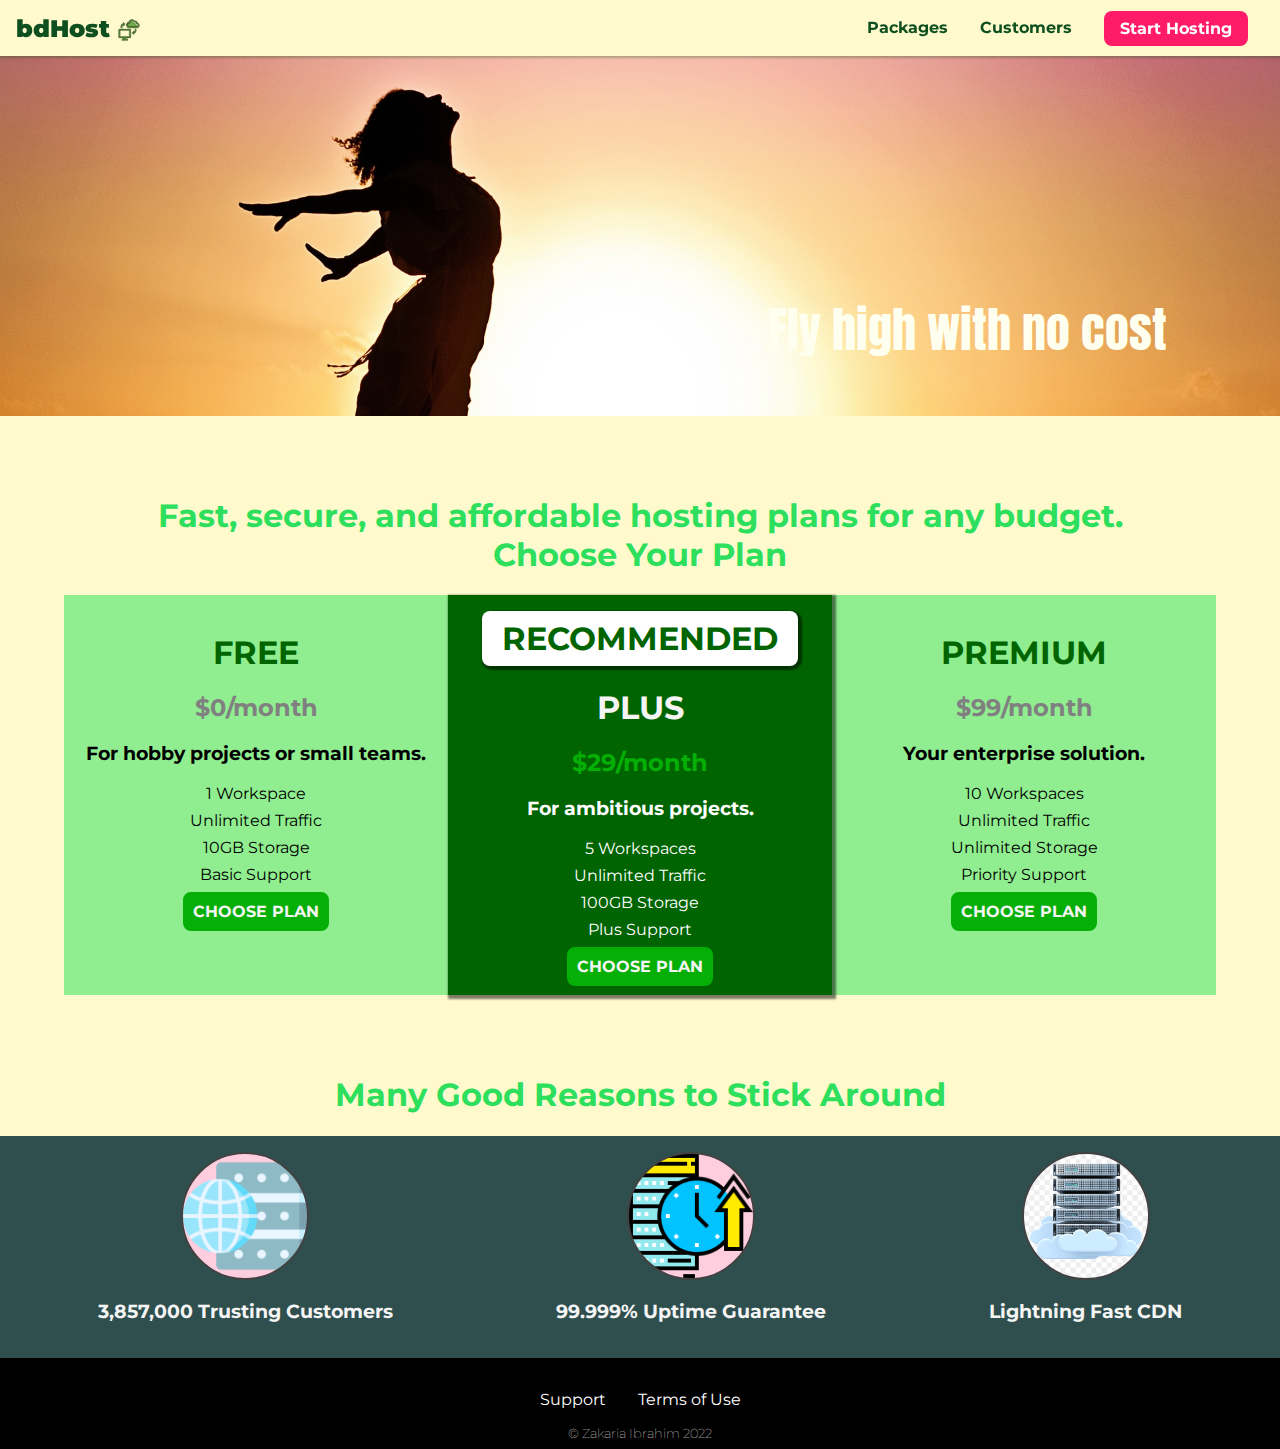
<file: index.html>
<!DOCTYPE html>
<html lang="en">
  <head>
    <meta charset="UTF-8" />
    <meta http-equiv="X-UA-Compatible" content="ie=edge" />
    <meta name="viewport" content="width=device-width, initial-scale=1.0">
    <title>bdHost</title>
    <link rel="shortcut icon" href="images/bdHost-icon.png" />
    <link
      href="https://fonts.googleapis.com/css?family=Anton"
      rel="stylesheet"
      />
    <link
      href="https://fonts.googleapis.com/css?family=Montserrat:400,700"
      rel="stylesheet"
      />

    <link rel="stylesheet" href="shared.css" />
    <link rel="stylesheet" href="main.css" />
  </head>

  <body>
    <div class="backdrop"></div>
    <div class="modal">
      <h1 class="modal__title">Do you want to continue?</h1>
      <div class="modal__actions">
        <a href="start-hosting/index.html" class="modal__action">Yes!</a>
        <button class="modal__action modal__action--negative" type="button">No!</button>
      </div>
    </div>
    <header class="main-header">
      <div>
        <button class="toggle-button">
          <span class="toggle-button__bar"></span>
          <span class="toggle-button__bar"></span>
          <span class="toggle-button__bar"></span>
        </button>
        <a href="index.html" class="main-header_brand">
          <strong>bdHost</strong>
          <img src="images/bdHost-icon.png" alt="bdHost-icon" />
        </a>
      </div>
      <nav class="main-nav">
        <ul class="main-nav__items">
          <li class="main-nav__item">
            <a href="packages/index.html">Packages</a>
          </li>
          <li class="main-nav__item">
            <a href="customers/index.html">Customers</a>
          </li>
          <li class="main-nav__item main-nav__item-cta">
            <a href="start-hosting/index.html">Start Hosting</a>
          </li>
        </ul>
      </nav>
    </header>

    <nav class="mobile-nav">
      <ul class="mobile-nav__items">
        <li class="mobile-nav__item">
          <a href="packages/index.html">Packages</a>
        </li>
        <li class="mobile-nav__item">
          <a href="customers/index.html">Customers</a>
        </li>
        <li class="mobile-nav__item mobile-nav__item--cta">
          <a href="start-hosting/index.html">Start Hosting</a>
        </li>
      </ul>
    </nav>

    <main>
      <section id="product-overview">
        <h1>Fly high with no cost</h1>
      </section>
      <section id="plans">
        <h1 class="section-title">
          Fast, secure, and affordable hosting plans for any budget.<br>Choose Your Plan
        </h1>
        <div class="plan_list">
          <article class="plan">
            <h1 class="plan_title">FREE</h1>
            <h2 class="plan_price">$0/month</h2>
            <h3>For hobby projects or small teams.</h3>
            <ul class="plan_features">
              <li class="plan_feature">1 Workspace</li>
              <li class="plan_feature">Unlimited Traffic</li>
              <li class="plan_feature">10GB Storage</li>
              <li class="plan_feature">Basic Support</li>
            </ul>
            <div>
              <button class="plan_button">CHOOSE PLAN</button>
            </div>
          </article>
          <article class="plan plan-highlighted">
            <h1 class="plan_annotation">RECOMMENDED</h1>
            <h1 class="plan_title">PLUS</h1>
            <h2 class="plan_price">$29/month</h2>
            <h3>For ambitious projects.</h3>
            <ul class="plan_features">
              <li class="plan_feature">5 Workspaces</li>
              <li class="plan_feature">Unlimited Traffic</li>
              <li class="plan_feature">100GB Storage</li>
              <li class="plan_feature">Plus Support</li>
            </ul>
            <div>
              <button class="plan_button">CHOOSE PLAN</button>
            </div>
          </article>
          <article class="plan">
            <h1 class="plan_title">PREMIUM</h1>
            <h2 class="plan_price">$99/month</h2>
            <h3>Your enterprise solution.</h3>
            <ul class="plan_features">
              <li class="plan_feature">10 Workspaces</li>
              <li class="plan_feature">Unlimited Traffic</li>
              <li class="plan_feature">Unlimited Storage</li>
              <li class="plan_feature">Priority Support</li>
            </ul>
            <div>
              <button class="plan_button">CHOOSE PLAN</button>
            </div>
          </article>
        </div>
      </section>
      <section id="key-features-section">
        <h1 class="section-title">Many Good Reasons to Stick Around</h1>
        <div id="key-features">
          <ul class="key-feature_list">
            <li class="key-feature">
              <div class="key-feature_image" id="key-feature-1"></div>
              <p class="key-feature_description">3,857,000 Trusting Customers</p>
            </li>
            <li class="key-feature">
              <div class="key-feature_image" id="key-feature-2"></div>
              <p class="key-feature_description">99.999% Uptime Guarantee</p>
            </li>
            <li class="key-feature">
              <div class="key-feature_image" id="key-feature-3"></div>
              <p class="key-feature_description">Lightning Fast CDN</p>
            </li>
          </ul>
        </div>
      </section>
    </main>
    <footer class="main-footer">
      <nav>
        <ul class="main-footer__links">
          <li class="main-footer__link">
            <a href="#">Support</a>
          </li>
          <li class="main-footer__link">
            <a href="#">Terms of Use</a>
          </li>
        </ul>
      </nav>
      <div class="copyright">
        <ul class="main-footer__links">
          <li class="main-footer__link">
            <a href="https://github.com/zakaria-akash" target="_blank">&copy;
              Zakaria Ibrahim 2022</a>
          </li>
        </ul>
      </div>
    </footer>
    <script src="./shared.js"></script>
  </body>
</html>
</file>
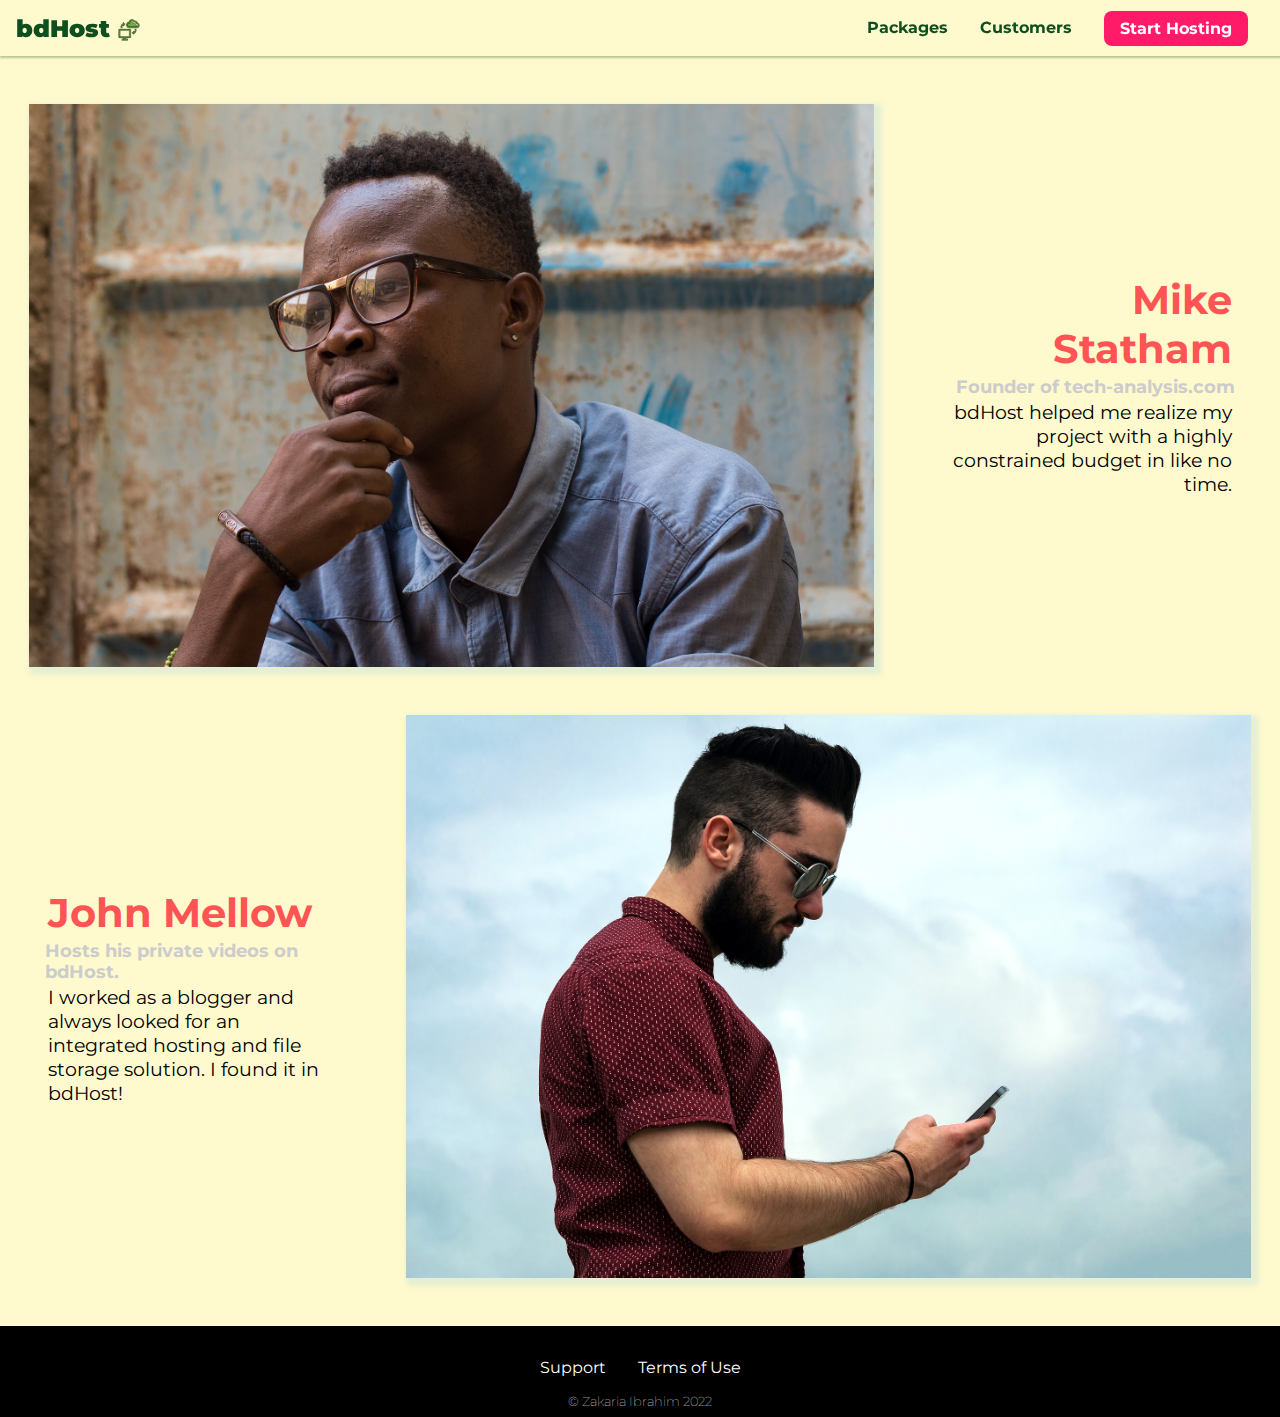
<file: customers/index.html>
<!DOCTYPE html>
<html lang="en">

    <head>
        <meta charset="UTF-8">
        <meta name="viewport" content="width=device-width, initial-scale=1.0">
        <meta http-equiv="X-UA-Compatible" content="ie=edge">
        <meta name="viewport" content="width=device-width, initial-scale=1.0">
        <title>bdHost Customers</title>
        <link rel="shortcut icon" href="../images/bdHost-icon.png">
        <link
            href="https://fonts.googleapis.com/css?family=Anton|Montserrat:400,700"
            rel="stylesheet">
        <link rel="stylesheet" href="../shared.css">
        <link rel="stylesheet" href="customers.css">
    </head>

    <body>
        <div class="backdrop"></div>
        <header class="main-header">
            <div>
                <button class="toggle-button">
                    <span class="toggle-button__bar"></span>
                    <span class="toggle-button__bar"></span>
                    <span class="toggle-button__bar"></span>
                </button>
                <a href="../index.html" class="main-header_brand">
                    <strong>bdHost</strong>
                    <img src="../images/bdHost-icon.png" alt="bdHost-icon" />
                </a>
            </div>
            <nav class="main-nav">
                <ul class="main-nav__items">
                    <li class="main-nav__item">
                        <a href="../packages/index.html">Packages</a>
                    </li>
                    <li class="main-nav__item">
                        <a href="index.html">Customers</a>
                    </li>
                    <li class="main-nav__item main-nav__item-cta">
                        <a href="../start-hosting/index.html">Start Hosting</a>
                    </li>
                </ul>
            </nav>
        </header>
        <nav class="mobile-nav">
            <ul class="mobile-nav__items">
                <li class="mobile-nav__item">
                    <a href="../packages/index.html">Packages</a>
                </li>
                <li class="mobile-nav__item">
                    <a href="index.html">Customers</a>
                </li>
                <li class="mobile-nav__item mobile-nav__item--cta">
                    <a href="../start-hosting/index.html">Start Hosting</a>
                </li>
            </ul>
        </nav>
        <main>
            <div>
                <div class="testimonial" id="customer-1">
                    <div class="testimonial__image-container">
                        <img src="../images/customer-1.jpg" alt="Mike Statham -
                            Customer" class="testimonial__image">
                    </div>
                    <div class="testimonial__info">
                        <h1 class="testimonial__name">Mike Statham</h1>
                        <h2 class="testimonial__subtitle">Founder of
                            <a href="tech-analysis.com">tech-analysis.com</a>
                        </h2>
                        <p class="testimonial__text">bdHost helped me realize my
                            project with a highly constrained budget in like no
                            time.</p>
                    </div>
                </div>
                <div class="testimonial" id="customer-2">

                    <div class="testimonial__info">
                        <h1 class="testimonial__name">John Mellow</h1>
                        <h2 class="testimonial__subtitle">Hosts his private
                            videos on bdHost.
                        </h2>
                        <p class="testimonial__text">I worked as a blogger and
                            always looked for an integrated hosting and file
                            storage solution. I found
                            it in bdHost!
                        </p>
                    </div>
                    <div class="testimonial__image-container">
                        <img src="../images/customer-2.jpg" alt="John Mellow -
                            Customer" class="testimonial__image">
                    </div>
                </div>
            </div>
        </main>
        <footer class="main-footer">
            <nav>
                <ul class="main-footer__links">
                    <li class="main-footer__link">
                        <a href="#">Support</a>
                    </li>
                    <li class="main-footer__link">
                        <a href="#">Terms of Use</a>
                    </li>
                </ul>
            </nav>
            <div class="copyright">
                <ul class="main-footer__links">
                    <li class="main-footer__link">
                        <a href="https://github.com/zakaria-akash"
                            target="_blank">&copy;
                            Zakaria Ibrahim 2022</a>
                    </li>
                </ul>
            </div>
        </footer>
        <script src="../shared.js"></script>
    </body>

</html>
</file>
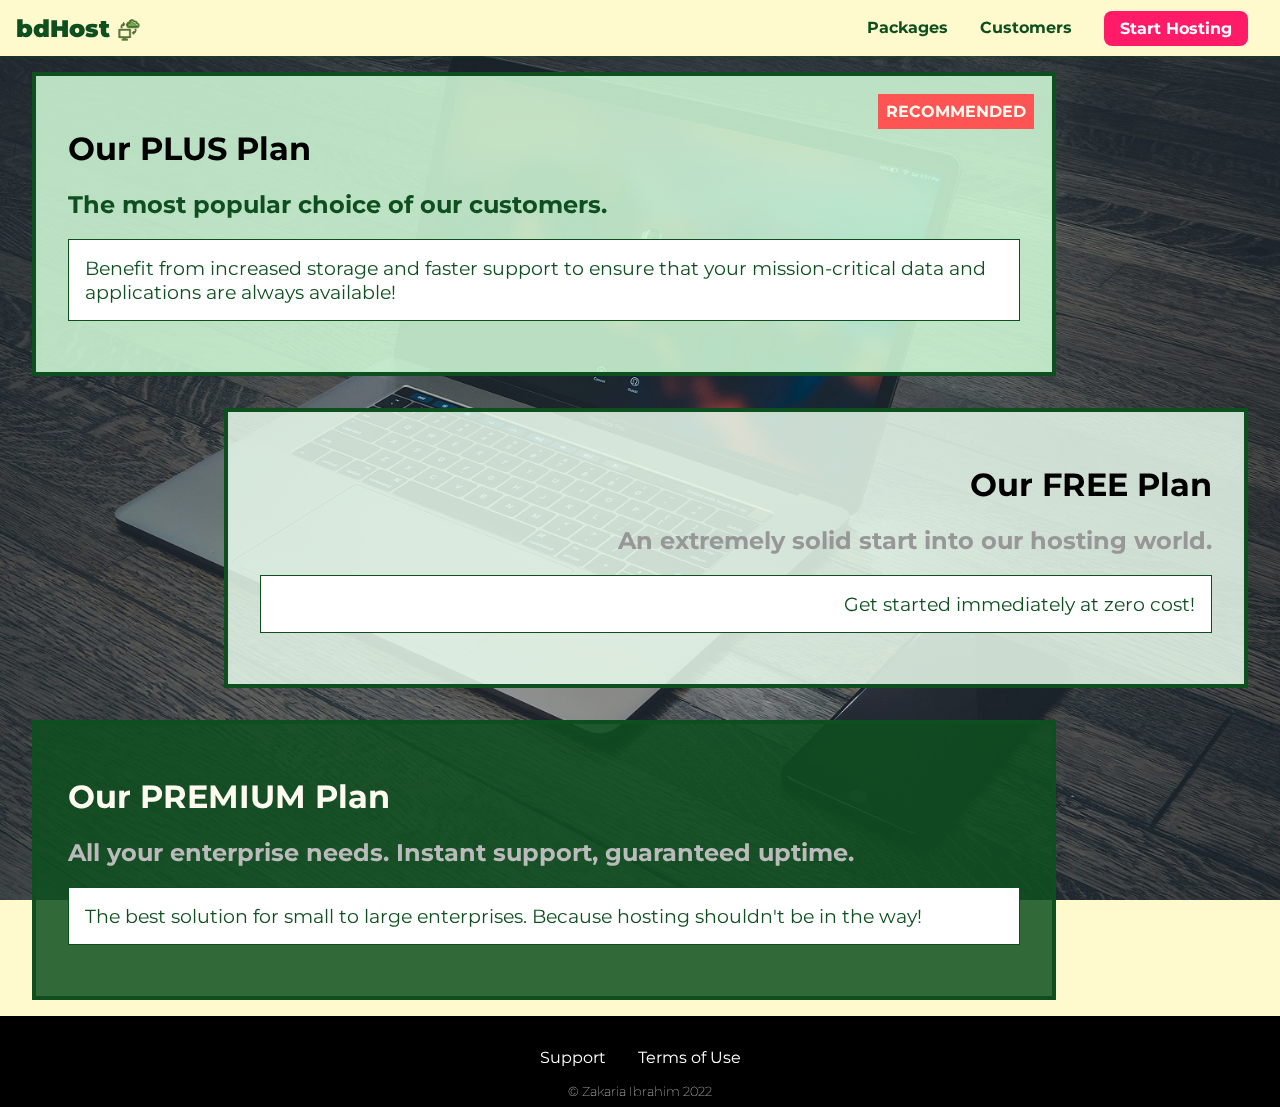
<file: packages/index.html>
<!DOCTYPE html>
<html lang="en">
    <head>
        <meta charset="UTF-8" />
        <meta http-equiv="X-UA-Compatible" content="ie=edge" />
        <meta name="viewport" content="width=device-width, initial-scale=1.0">
        <title>bdHost</title>
        <link rel="shortcut icon" href="../images/bdHost-icon.png" />
        <link
            href="https://fonts.googleapis.com/css?family=Montserrat:400,700"
            rel="stylesheet"
            />
        <link rel="stylesheet" href="../shared.css" />
        <link rel="stylesheet" href="packages.css" />
    </head>

    <body>
        <div class="backdrop"></div>
        <div class="background"></div>
        <header class="main-header">
            <div>
                <button class="toggle-button">
                    <span class="toggle-button__bar"></span>
                    <span class="toggle-button__bar"></span>
                    <span class="toggle-button__bar"></span>
                </button>
                <a href="../index.html" class="main-header_brand">
                    <strong>bdHost</strong>
                    <img src="../images/bdHost-icon.png" alt="bdHost-icon" />
                </a>
            </div>
            <nav class="main-nav">
                <ul class="main-nav__items">
                    <li class="main-nav__item">
                        <a href="index.html">Packages</a>
                    </li>
                    <li class="main-nav__item">
                        <a href="../customers/index.html">Customers</a>
                    </li>
                    <li class="main-nav__item main-nav__item-cta">
                        <a href="../start-hosting/index.html">Start Hosting</a>
                    </li>
                </ul>
            </nav>
        </header>
        <nav class="mobile-nav">
            <ul class="mobile-nav__items">
                <li class="mobile-nav__item">
                    <a href="index.html">Packages</a>
                </li>
                <li class="mobile-nav__item">
                    <a href="../customers/index.html">Customers</a>
                </li>
                <li class="mobile-nav__item mobile-nav__item--cta">
                    <a href="../start-hosting/index.html">Start Hosting</a>
                </li>
            </ul>
        </nav>

        <main>
            <section class="package" id="plus">
                <a href="#">
                    <h1 class="package_title">Our PLUS Plan</h1>
                    <h2 class="package_badge">RECOMMENDED</h2>
                    <h2 class="package_subtitle">The most popular choice of our
                        customers.</h2>
                    <p class="package_info">Benefit from increased storage and
                        faster support to
                        ensure that your mission-critical data and applications
                        are always available!</p>
                </a>
            </section>
            <section class="package" id="free">
                <a href="#">
                    <h1 class="package_title">Our FREE Plan</h1>
                    <h2 class="package_subtitle">An extremely solid start into
                        our hosting world.</h2>
                    <p class="package_info">Get started immediately at zero
                        cost!</p>
                </a>
            </section>
            <div class="clearfix"></div>
            <section class="package" id="premium">
                <a href="#">
                    <h1 class="package_title">Our PREMIUM Plan</h1>
                    <h2 class="package_subtitle">All your enterprise needs.
                        Instant support, guaranteed
                        uptime. </h2>
                    <p class="package_info">The best solution for small to large
                        enterprises. Because
                        hosting shouldn't be in the way!</p>
                </a>
            </section>
        </main>
        <footer class="main-footer">
            <nav>
                <ul class="main-footer__links">
                    <li class="main-footer__link">
                        <a href="#">Support</a>
                    </li>
                    <li class="main-footer__link">
                        <a href="#">Terms of Use</a>
                    </li>
                </ul>
            </nav>
            <div class="copyright">
                <ul class="main-footer__links">
                    <li class="main-footer__link">
                        <a href="https://github.com/zakaria-akash"
                            target="_blank">&copy;
                            Zakaria Ibrahim 2022</a>
                    </li>
                </ul>
            </div>
        </footer>
        <script src="../shared.js"></script>
    </body>
</html>
</file>
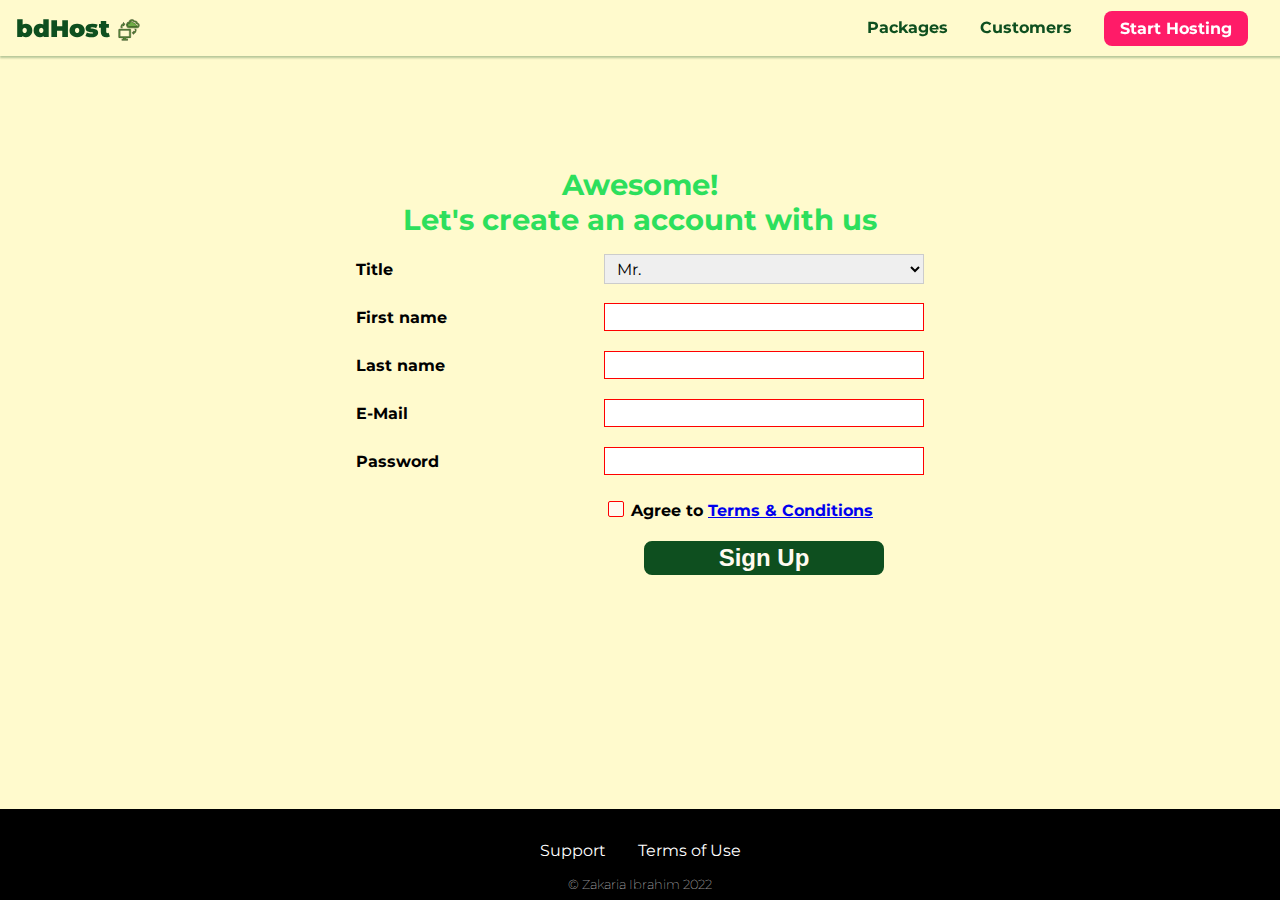
<file: start-hosting/index.html>
<!DOCTYPE html>
<html lang="en">
    <head>
        <meta charset="UTF-8" />
        <meta http-equiv="X-UA-Compatible" content="ie=edge" />
        <meta name="viewport" content="width=device-width, initial-scale=1.0">
        <title>bdHost</title>
        <link rel="shortcut icon" href="../images/bdHost-icon.png" />
        <link
            href="https://fonts.googleapis.com/css?family=Anton"
            rel="stylesheet"
            />
        <link
            href="https://fonts.googleapis.com/css?family=Montserrat:400,700"
            rel="stylesheet"
            />

        <link rel="stylesheet" href="../shared.css" />
        <link rel="stylesheet" href="start-hosting.css" />
    </head>

    <body>
        <div class="backdrop"></div>
        <header class="main-header">
            <div>
                <button class="toggle-button">
                    <span class="toggle-button__bar"></span>
                    <span class="toggle-button__bar"></span>
                    <span class="toggle-button__bar"></span>
                </button>
                <a href="../index.html" class="main-header_brand">
                    <strong>bdHost</strong>
                    <img src="../images/bdHost-icon.png" alt="bdHost-icon" />
                </a>
            </div>
            <nav class="main-nav">
                <ul class="main-nav__items">
                    <li class="main-nav__item">
                        <a href="../packages/index.html">Packages</a>
                    </li>
                    <li class="main-nav__item">
                        <a href="../customers/index.html">Customers</a>
                    </li>
                    <li class="main-nav__item main-nav__item-cta">
                        <a href="index.html">Start Hosting</a>
                    </li>
                </ul>
            </nav>
        </header>
        <nav class="mobile-nav">
            <ul class="mobile-nav__items">
                <li class="mobile-nav__item">
                    <a href="../packages/index.html">Packages</a>
                </li>
                <li class="mobile-nav__item">
                    <a href="../customers/index.html">Customers</a>
                </li>
                <li class="mobile-nav__item mobile-nav__item--cta">
                    <a href="index.html">Start Hosting</a>
                </li>
            </ul>
        </nav>

        <main class="signup-page">
            <!-- <h1 class="signup-title">Awesome!<br> Let's create an account with
                us</h1> -->
            <form action="index.html" class="signup-form">
                <h1 class="signup-title">Awesome!<br> Let's create an account with
                    us</h1>
                <label for="title">Title</label>
                <select id="title">
                    <option value="mr">Mr.</option>
                    <option value="ms">Ms.</option>
                </select>
                <label for="first-name">First name</label>
                <input type="text" id="first-name" required>
                <label for="last-name">Last name</label>
                <input type="text" id="last-name" required>
                <label for="email">E-Mail</label>
                <input type="email" id="email" required>
                <label for="password">Password</label>
                <input type="password" id="password" required>
                <div class="signup-form-checkbox">
                    <input type="checkbox" id="agree-terms" required>
                    <label for="agree-terms">Agree to
                        <a href="#">Terms &amp; Conditions</a>
                    </label>
                </div>
                <button type="submit" class="button">Sign Up</button>
            </form>
        </main>

        <footer class="main-footer">
            <nav>
                <ul class="main-footer__links">
                    <li class="main-footer__link">
                        <a href="#">Support</a>
                    </li>
                    <li class="main-footer__link">
                        <a href="#">Terms of Use</a>
                    </li>
                </ul>
            </nav>
            <div class="copyright">
                <ul class="main-footer__links">
                    <li class="main-footer__link">
                        <a href="https://github.com/zakaria-akash"
                            target="_blank">&copy;
                            Zakaria Ibrahim 2022</a>
                    </li>
                </ul>
            </div>
        </footer>
        <script src="../shared.js"></script>
    </body>
</html>
</file>
<file: shared.css>
* {
  box-sizing: border-box;
}
body {
  font-family: "Montserrat", sans-serif;
  margin: 0;
  background-color: #fffacd;
  display: grid;
  grid-template-rows: fit-content(3.5rem) auto fit-content(8rem);
  grid-template-areas:
    "header"
    "main"
    "footer";
    height: 100vh;
    padding: 0;
}

main {
  margin-top: 3.5rem;
  grid-area: main;
}

.backdrop {
  position: fixed;
  display: none;
  top: 0;
  left: 0;
  z-index: 100;
  width: 100vw;
  height: 100vh;
  background: rgba(0, 0, 0, 0.5);
}

.main-header {
  width: 100%;
  height: 3.5rem;
  position: fixed;
  z-index: 100;
  top: 0;
  left: 0;
  background-color: #fffacd;
  padding: 0.5rem 1rem;
  box-shadow: 1px 1px 2px 1px rgba(14, 79, 31, 0.3);
  display: flex;
  align-items: center;
  justify-content: space-between;
  /* grid-area: header; */
}

@media (min-width: 57.1rem) {
  .toggle-button {
    display: none;
  }
}

.main-header_brand {
  color: rgb(14, 79, 31);
  text-decoration: none;
  font-weight: bold;
  font-size: 1.5rem;
}

.main-header_brand img {
  height: 1.5rem;
  vertical-align: middle;
}

.main-nav {
  display: flex;
}

.main-nav__items {
  margin: 0;
  padding: 0;
  list-style: none;
  display: flex;
}

.main-nav__item {
  margin: 0 1rem;
}

.main-nav__item a {
  text-decoration: none;
  color: #0e4f1f;
  font-weight: bold;
  padding: 0.2rem 0;
}

.main-nav__item a:hover,
.main-nav__item a:active {
  color: navy;
  border-bottom: 5px solid navy;
}

.mobile-nav {
  width: 80%;
  display: none;
  position: fixed;
  z-index: 101;
  top: 0;
  left: 0;
  height: 100vh;
  background-color: rgba(0, 0, 0, 0.8);
}
.mobile-nav__items {
  width: 90%;
  height: 100%;
  list-style: none;
  margin: 0 auto;
  padding: 0;

  display: flex;
  flex-direction: column;
  align-items: center;
  justify-content: center;
}
.mobile-nav__item {
  margin: 2rem auto;
}
.mobile-nav__item a {
  font-size: 1.5rem;
  color: whitesmoke;
  text-decoration: none;
  font-weight: bold;
  padding: 0.2rem 0;
}
.main-nav__item-cta a,
.mobile-nav__item--cta a {
  color: white;
  background: #ff1b68;
  padding: 0.5rem 1rem;
  border-radius: 8px;
}

.main-nav__item-cta a:hover,
.main-nav__item-cta a:active,
.mobile-nav__item--cta a:hover,
.mobile-nav__item--cta a:active {
  color: #ff1b68;
  background: white;
  border: none;
}

.main-footer {
  background: black;
  padding: 2rem 0 0.5rem;
  grid-area: footer;
}
.main-footer__links {
  list-style: none;
  margin: 0;
  padding: 0;
  display: flex;
  flex-direction: row;
  align-items: center;
  justify-content: center;
}

.main-footer__link {
  margin: 0 1rem;
}

.main-footer__link a {
  color: white;
  text-decoration: none;
}

.main-footer__link a:hover,
.main-footer__link a:active {
  color: #ccc;
}

.copyright {
  font-size: smaller;
  font-weight: lighter;
  margin-top: 1rem;
}

button:disabled {
  cursor: not-allowed !important;
  background-color: #ccc !important;
  border-color: #ccc !important;
  color: darkgray !important;
}
.open {
  display: block !important;
}

@media (max-width: 57rem) {
  .main-header div {
    display: flex;
    align-items: center;
    justify-content: space-between;
  }
  .main-nav {
    display: none;
  }
  .toggle-button {
    width: 3rem;
    background: transparent;
    border: none;
    cursor: pointer;
    padding-top: 0;
    padding-bottom: 0;
    vertical-align: middle;
  }

  .toggle-button:focus {
    outline: none;
  }

  .toggle-button__bar {
    width: 100%;
    height: 0.2rem;
    background: black;
    display: block;
    margin: 0.6rem 0;
  }
  .main-footer__links {
    flex-direction: column;
  }

  .main-footer__link {
    margin: 0.3rem auto;
  }
}
</file>
<file: main.css>
#product-overview {
  background-image: url("images/freedom.jpg");
  background-size: cover;
  background-position: center;
  background-repeat: no-repeat;
  background-origin: border-box;
  background-clip: border-box;
  width: 100vw;
  height: 33vh;
  padding: 0.8rem;
  /* margin-top: 3.50rem; */
  position: relative;
}

#product-overview h1 {
  color: ivory;
  font-family: "Anton", sans-serif;
  font-weight: normal;
  position: absolute;
  bottom: 5%;
  left: 60%;
  font-size: 2rem;
  -webkit-animation: glow 1s ease-in-out infinite alternate;
  -moz-animation: glow 1s ease-in-out infinite alternate;
  animation: glow 1s ease-in-out infinite alternate;
}

#plans {
  margin-top: 5rem;
}
.section-title {
  color: #2ddf5c;
  text-align: center;
}
.plan_list {
  display: flex;
  flex-direction: column;
  align-items: center;
}
.plan {
  background: lightgreen;
  text-align: center;
  margin: 0;
  padding: 1rem;
  width: 100%;
  height: 25rem;
  vertical-align: middle;
}

.plan-highlighted {
  background-color: darkgreen;
  color: white;
  box-shadow: 2px 2px 2px 2px rgba(0, 0, 0, 0.5);
  z-index: 50;
}

.plan_annotation {
  margin: auto;
  width: 50%;
  background-color: white;
  color: darkgreen;
  padding: 0.5rem;
  box-shadow: 2px 2px 2px 2px rgba(0, 0, 0, 0.5);
  border-radius: 8px;
}

.plan_title {
  color: darkgreen;
}

.plan_price {
  color: grey;
}

.plan-highlighted .plan_title {
  color: whitesmoke;
}

.plan-highlighted .plan_price {
  color: #05af05;
}

.plan_features {
  list-style: none;
  padding: 0;
  margin: 0;
}

.plan_feature {
  margin: 0.5rem 0;
}

.plan_button {
  background-color: rgb(5, 175, 5);
  color: whitesmoke;
  font: inherit;
  border: 2px solid rgb(5, 175, 5);
  padding: 0.5rem;
  border-radius: 8px;
  font-weight: bold;
  cursor: pointer;
}

.plan_button:hover,
.plan_button:active {
  background-color: whitesmoke;
  color: rgb(5, 175, 5);
}

.plan_button:focus {
  outline: none;
}

#key-features-section{
  margin-top: 5rem;
}
#key-features {
  background: #2f4f4f;
  margin: 0 auto;
  padding: 1rem;
}

#key-features .section-title {
  color: whitesmoke;
  margin: 2rem;
}

.key-feature_list {
  list-style: none;
  margin: 0;
  padding: 0;
  display: flex;
  flex-direction: column;
  align-items: center;
  justify-content: center;
}
.key-feature {
  vertical-align: middle;

  display: flex;
  flex-direction: column;
  align-items: center;
  justify-content: center;
}
.key-feature_image {
  background-color: #ffcede;
  background-size: contain;
  width: 128px;
  height: 128px;
  border: 2px solid #424242;
  border-radius: 50%;
  margin: 0;
}
#key-feature-1 {
  background-image: url("images/key-feature-1.png");
}
#key-feature-2 {
  background-image: url("images/key-feature-2.png");
}
#key-feature-3 {
  background-image: url("images/key-feature-3.png");
}
.key-feature_description {
  text-align: center;
  font-weight: bold;
  color: whitesmoke;
  font-size: 1.2rem;
}

.modal {
  position: fixed;
  display: none;
  z-index: 200;
  top: 20%;
  left: 30%;
  width: 40%;
  background: white;
  padding: 1rem;
  border: 1px solid #ccc;
  box-shadow: 1px 1px 1px rgba(0, 0, 0, 0.5);
}

.modal__title {
  text-align: center;
  margin: 0 0 1rem 0;
}

.modal__actions {
  text-align: center;
}

.modal__action {
  border: 1px solid #0e4f1f;
  background: #0e4f1f;
  text-decoration: none;
  color: white;
  font: inherit;
  padding: 0.5rem 1rem;
  cursor: pointer;
}

.modal__action:hover,
.modal__action:active {
  background: #2ddf5c;
  border-color: #2ddf5c;
}

.modal__action--negative {
  background: red;
  border-color: red;
}

.modal__action--negative:hover,
.modal__action--negative:active {
  background: #ff5454;
  border-color: #ff5454;
}

/*adding CSS media queries for desktop or bigger screen*/
@media (min-width: 53.5rem) {
  #product-overview {
    background-position: 50% 25%;
    height: 40vh;
  }
  #product-overview h1 {
    font-size: 3rem;
  }
  .plan_list {
    flex-direction: row;
    justify-content: center;
  }
  .plan {
    width: 30%;
    min-width: 13rem;
    max-width: 25rem;
  }
  .plan_annotation{
    width: 90%;
  }
  .key-feature_list{
    flex-direction: row;
    justify-content: space-around;
  }
}

@keyframes glow {
  from {
    text-shadow: 0 0 10px #daa520, 0 0 20px #daa520, 0 0 30px #ff8c00,
      0 0 40px #ff8c00, 0 0 50px #ff8c00, 0 0 60px #ff8c00, 0 0 70px #ff8c00;
  }
  to {
    text-shadow: 0 0 20px #fff0f5, 0 0 30px #fff0f5, 0 0 40px #dfbd00,
      0 0 50px #cd853f, 0 0 60px #cd853f, 0 0 70px #cd853f, 0 0 80px #cd853f;
  }
}
</file>
<file: customers/customers.css>
.testimonial {
  font-size: 1.2rem;
}
.testimonial__image-container {
  width: 100%;
  max-width: 53.5rem;
  box-shadow: 4px 4px 5px 4px rgba(173, 216, 230, 0.3);
}

.testimonial__image {
  width: 100%;
  vertical-align: top;
}
.testimonial__info {
  text-align: right;
  padding: 1rem;
}

#customer-2.testimonial {
  text-align: right;
}

#customer-2 .testimonial__info {
  text-align: left;
}

.testimonial__name {
  margin: 0.2rem;
  color: #ff5454;
  font-size: 2.5rem;
}

.testimonial__subtitle {
  margin: 0;
  font-size: 1.1rem;
  color: #ccc;
}

.testimonial__subtitle a {
  color: inherit;
  text-decoration: none;
}

.testimonial__subtitle a:hover,
.testimonial__subtitle a:active {
  color: #7a7a7a;
}

.testimonial__text {
  margin: 0.2rem;
}

/*adding CSS media queries for desktop or bigger screen*/
@media (min-width: 53.5rem) {
  .testimonial {
    margin: 3rem auto;
    max-width: 1500px;
    display: flex;
    align-items: center;
    justify-content: space-around;
  }
  .testimonial__image-container {
    width: 66%;
  }
  .testimonial__info {
    width: 25%;
  }
}
</file>
<file: packages/packages.css>
.background {
  background: url("../images/plans-background.jpg") center/cover;
  filter: brightness(0.8);
  width: 100vw;
  height: 100vh;
  position: fixed;
  z-index: -1;
}

.package {
  width: 80%;
  margin: 1rem 0;
  border: 4px solid #0e4f1f;
  border-left: none;
  position: relative;
  /* background-color: aquamarine; */
}
.package:hover,
.package:active {
  box-shadow: 2px 2px 4px rgba(0, 0, 0, 0.5);
  border-color: #ff5454;
}
.package a {
  text-decoration: none;
  color: inherit;
  display: block;
  padding: 2rem;
}

.package_badge {
  position: absolute;
  top: 0;
  right: 0;
  margin: 1.1rem;
  font-size: 1rem;
  color: floralwhite;
  background: #ff5454;
  padding: 0.5rem;
}
.package_subtitle {
  color: #979797;
}

.package_info {
  padding: 1rem;
  border: 1px solid #0e4f1f;
  font-size: 1.2rem;
  color: #0e4f1f;
  background: white;
}

.clearfix {
  clear: both;
}

#plus {
  background: rgba(213, 255, 220, 0.85);
}
#plus .package_subtitle {
  color: rgb(14, 79, 31);
}
#free {
  background: rgba(234, 252, 237, 0.85);
  float: right;
  border-right: none;
  border-left: 4px solid #0e4f1f;
  text-align: right;
}
#free:hover,
#free:active {
  border-color: #ff5454;
}
#premium {
  background: rgba(14, 79, 31, 0.85);
}

#premium .package_title {
  color: floralwhite;
}
#premium .package_subtitle {
  color: #bbb;
}

/*adding CSS media queries for desktop or bigger screen*/
@media (min-width: 53.5rem) {
  main {
    /* margin: 3rem auto; */
    max-width: 1500px;
    margin-left: auto;
    margin-right: auto;
  }

  .package {
    margin-left: 2rem;
    margin-right: 2rem;
    border-left: 4px solid #0e4f1f;
  }
  #free {
    border-right: 4px solid #0e4f1f;
  }

  /* @media (min-width: 1500px) {
    .package {
      border-left: 4px solid #0e4f1f;
    }
    #free {
      border-right: 4px solid #0e4f1f;
    }
  } */
}
</file>
<file: start-hosting/start-hosting.css>
.signup-title {
  text-align: center;
  font-size: 1.8rem;
  color: #2ddf5c;
  margin: 0;
}

.signup-form {
  height: 70vh;
  margin: 0 auto;
  display: grid;
  grid-template-columns: 15rem;
  grid-row-gap: 0.5rem;
  grid-column-gap: 0.5rem;
  justify-content: center;
  align-content: center;
}

.signup-form * {
  align-self: center;
}

.signup-form label {
  font-weight: bold;
}

.signup-form label,
.signup-form input,
.signup-form select {
  display: block;
  width: 100%;
}

.signup-form input:not([type="checkbox"]),
.signup-form select {
  border: 1px solid #ccc;
  padding: 0.2rem 0.5rem;
  font: inherit;
}

.signup-form input:focus,
.signup-form select:focus {
  outline: none;
  background-color: #d8f3df;
  border-color: #2ddf5c;
}

/* .signup-form input[type="checkbox"] */
.signup-form input[id*="terms"],
.signup-form input[id*="terms"] + label {
  display: inline-block;
  width: auto;
  vertical-align: bottom;
}

.signup-form input[type="checkbox"] {
  border: 1px solid #ccc;
  background-color: floralwhite;
  width: 1rem;
  height: 1rem;
  -webkit-appearance: none;
  -moz-appearance: none;
  appearance: none;
  border: 1px solid #000000;
  border-radius: 2px;
}

.signup-form input[type="checkbox"]:checked {
  background-color: #2ddf5c;
  border: 1px solid #0e4f1f;
}

.signup-form input.invalid,
.signup-form select.invalid,
.signup-form :invalid {
  border-color: red !important;
}

.signup-form button[type="submit"] {
  display: block;

  background-color: #0e4f1f;
  color: floralwhite;
  font-size: 1.5rem;
  font-weight: bolder;
  border: 2px solid #0e4f1f;
  border-radius: 0.5rem;
  outline: none;
}

.signup-form button[type="submit"]:hover,
.signup-form button[type="submit"]:active {
  background-color: #2ddf5c;
  cursor: pointer;
}

/*adding CSS media queries for desktop or bigger screen*/
@media (min-width: 57.5rem) {
  .signup-form {
    grid-template-columns: 15rem 20rem;
    grid-auto-rows: minmax(2rem, auto);
    grid-row-gap: 1rem;
  }
  .signup-title {
    grid-column: 1 / 3;
    justify-self: center;
  }
  .signup-form-checkbox {
    grid-column: 2 / 3;
    justify-self: start;
  }
  .button {
    grid-column: 2 / 3;
    justify-self: center;
    width: 15rem;
  }
}
</file>
